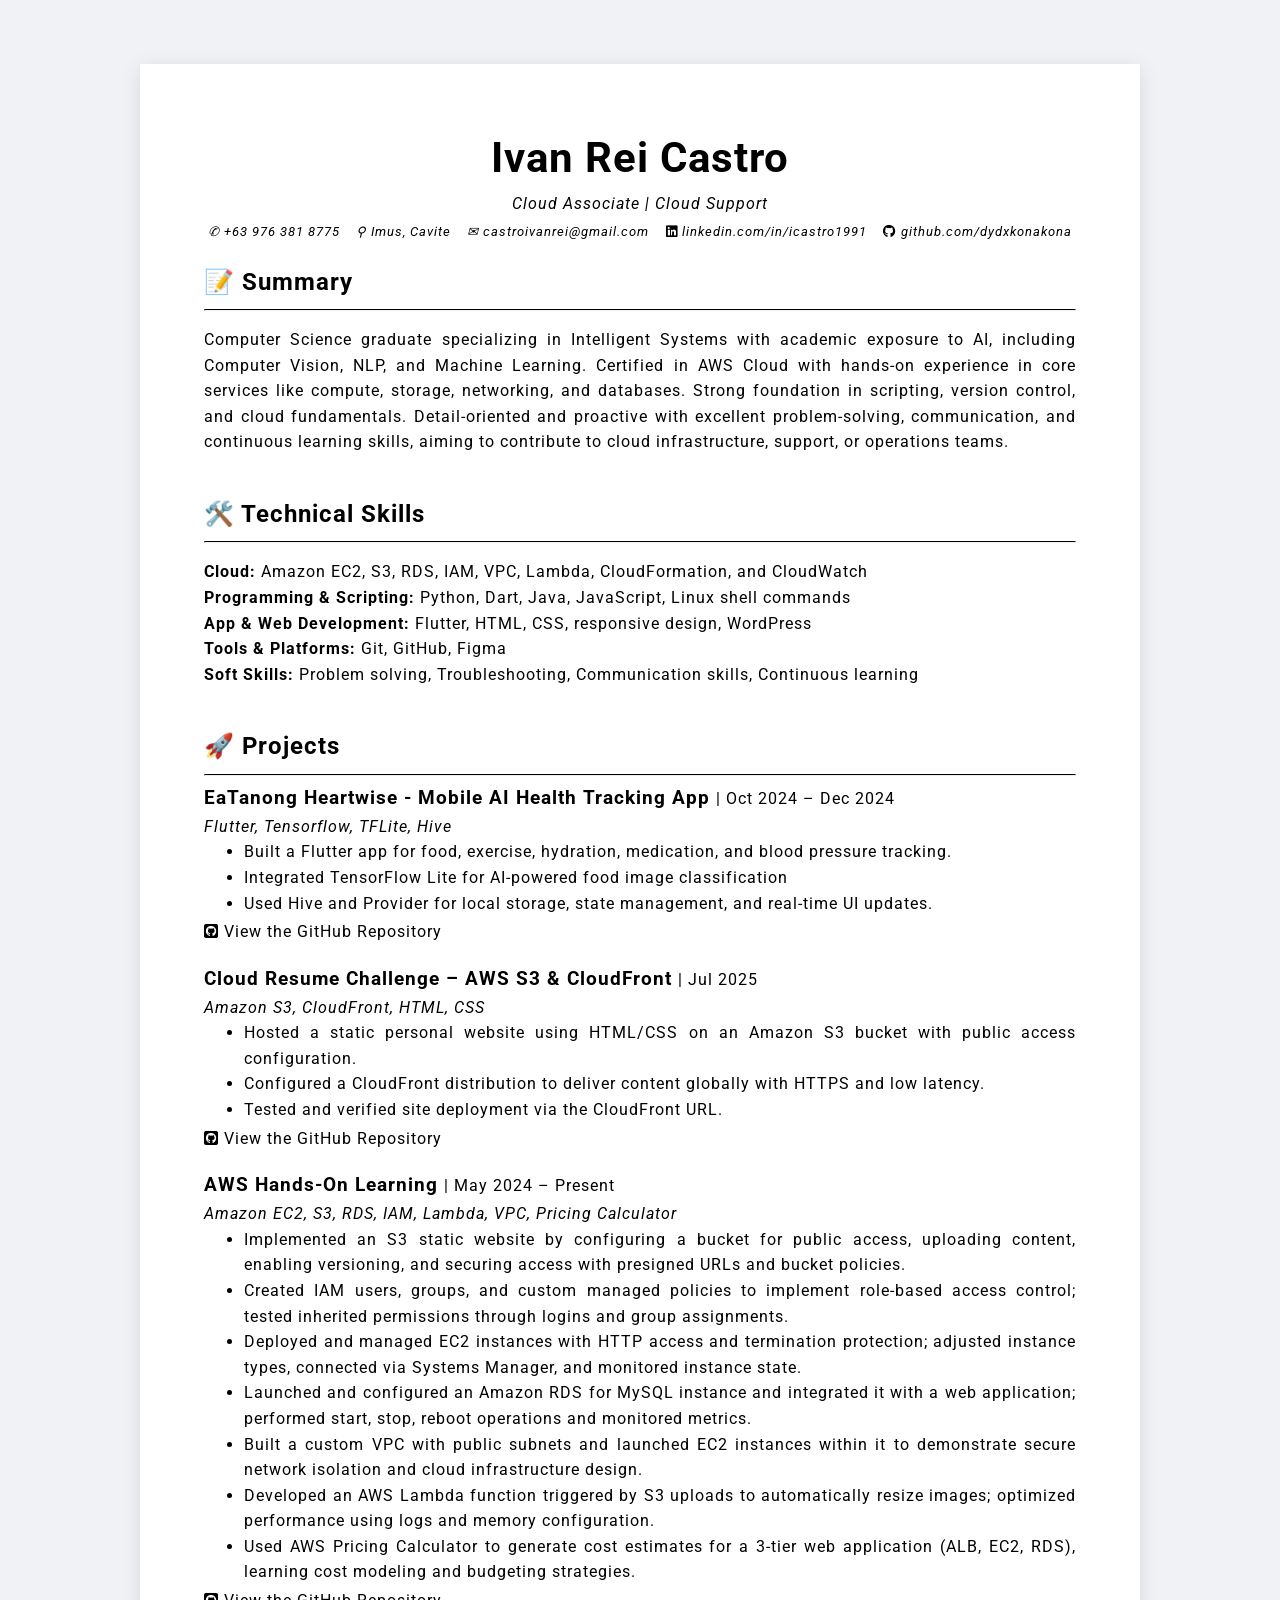
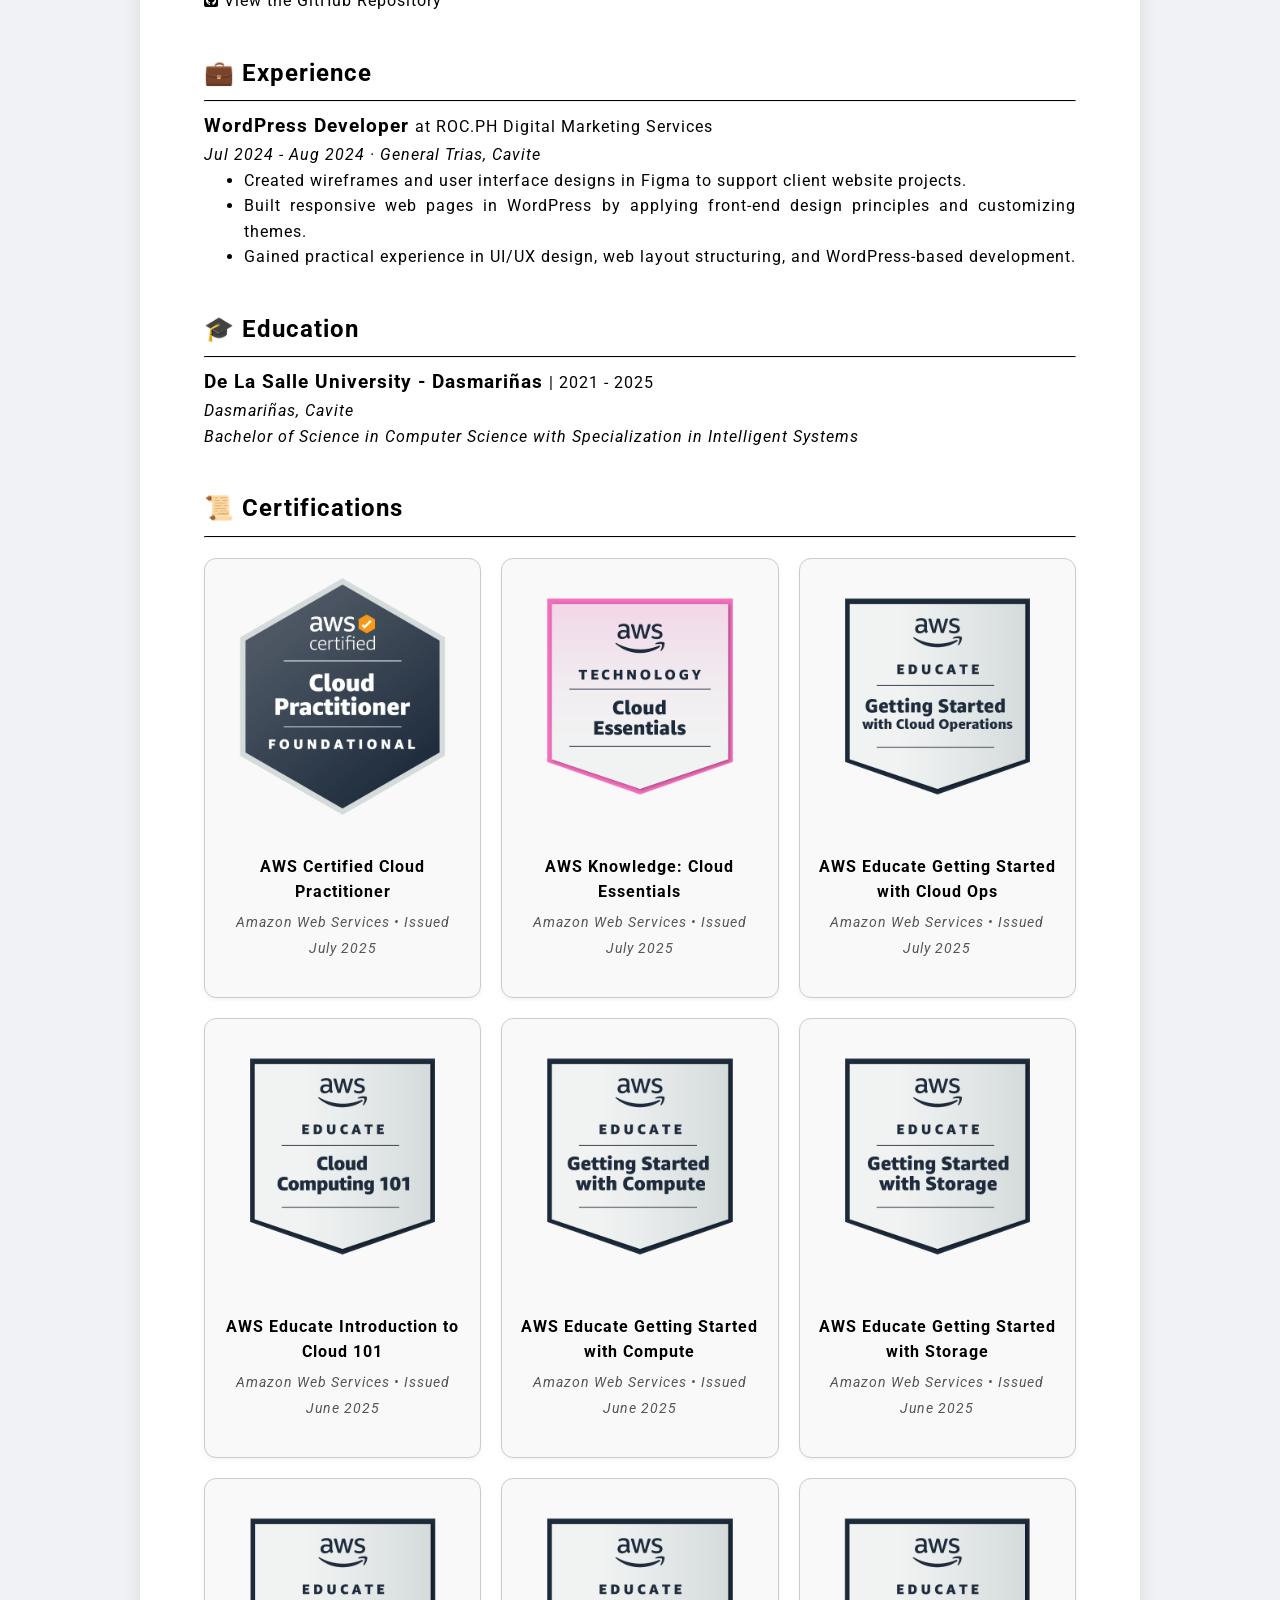
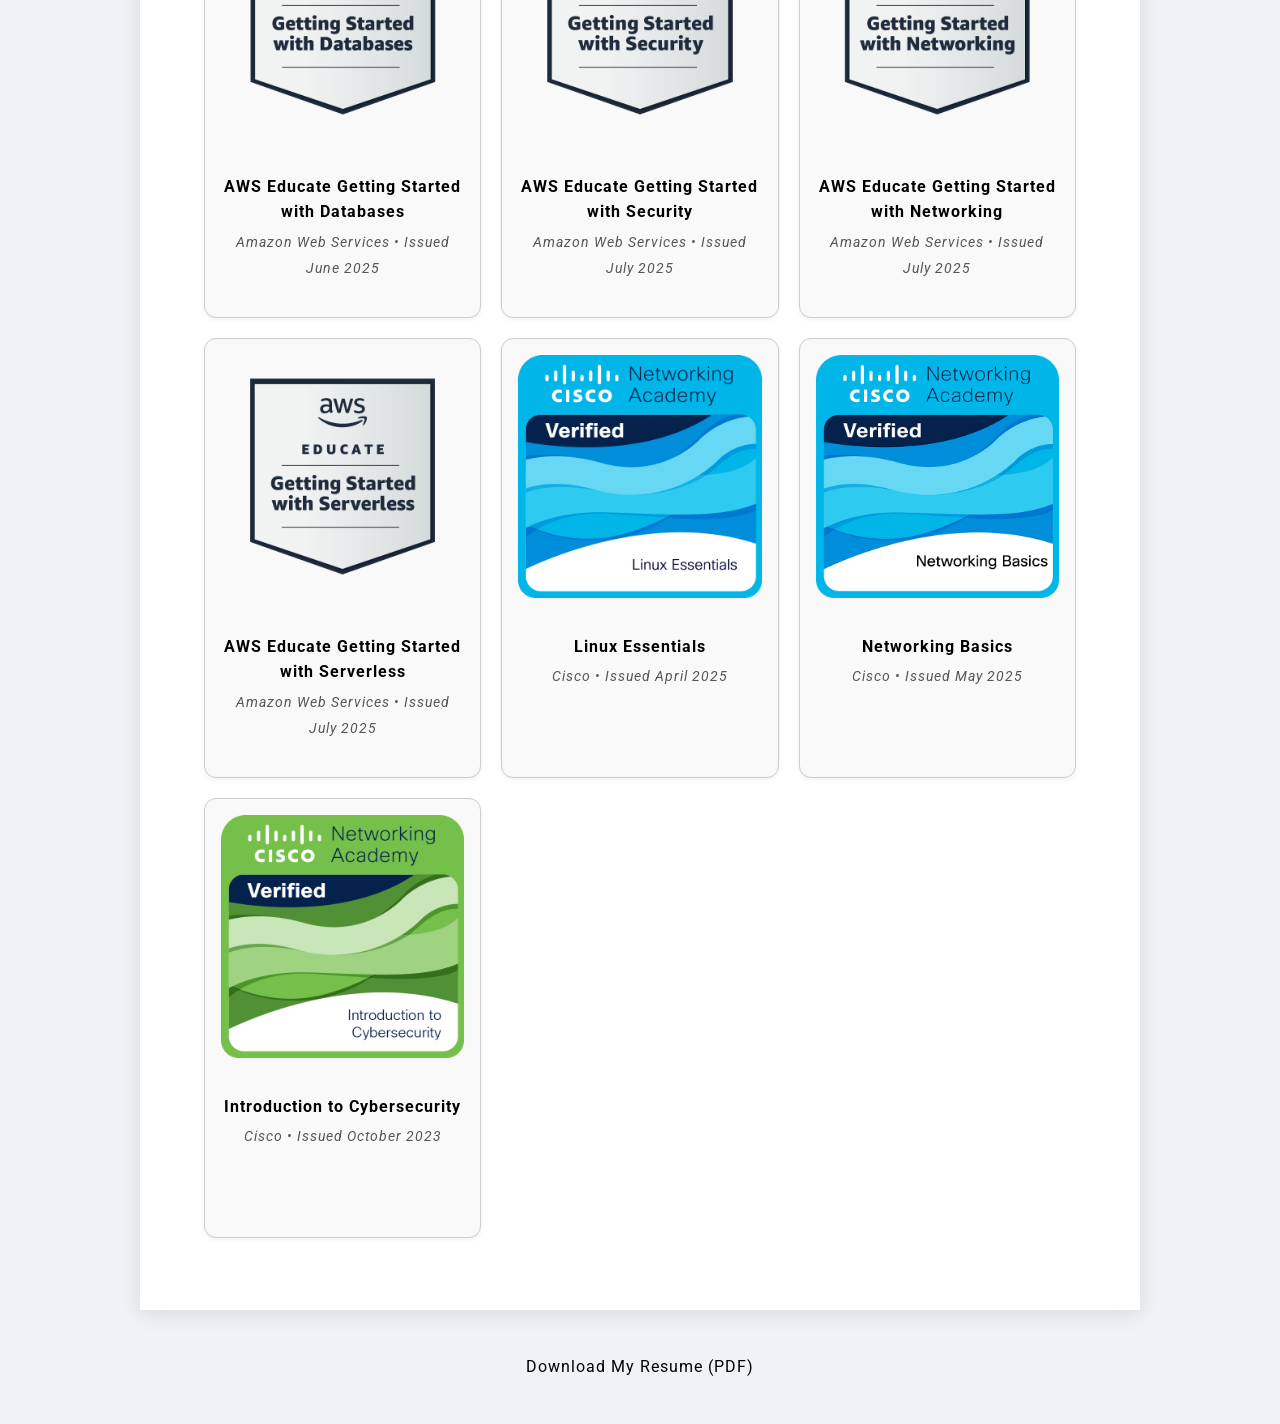
<file: index.html>
<!DOCTYPE html>
<html lang="en">
<head>
    <meta charset="UTF-8">
    <meta name="viewport" content="width=device-width, initial-scale=1.0">
    <title>Cloud Resume</title>
    <link rel="stylesheet" href="./style.css">
    <link rel="stylesheet" href="https://cdnjs.cloudflare.com/ajax/libs/font-awesome/6.7.2/css/all.min.css" integrity="sha512-Evv84Mr4kqVGRNSgIGL/F/aIDqQb7xQ2vcrdIwxfjThSH8CSR7PBEakCr51Ck+w+/U6swU2Im1vVX0SVk9ABhg==" crossorigin="anonymous" referrerpolicy="no-referrer" />
</head>
<body>
    <div class="paper">
        <header>
            <h1 class="header__h1">Ivan Rei Castro</h1>
            <p class="header__p"><i>Cloud Associate | Cloud Support</i></p>
            <address class="header__contacts">
                <ul>
                    <li>✆ +63 976 381 8775</li>
                    <li>⚲ Imus, Cavite</li>
                    <li>✉ <a class="link--unstyled" href="mailto:castroivanrei@gmail.com">castroivanrei@gmail.com</a></li>
                    <li><a class="link--unstyled" href="https://www.linkedin.com/in/icastro1991" target="_blank"><i class="fa-brands fa-linkedin"></i> linkedin.com/in/icastro1991</a></li>
                    <li><a class="link--unstyled" href="https://github.com/dydxkonakona" target="_blank"><i class="fa-brands fa-github"></i> github.com/dydxkonakona</a></li>
                </ul>
            </address>  
        </header>
        <main>
            <section>
                <h2 class="section-heading">📝 Summary</h2>
                <hr>
                <p class="section__text">Computer Science graduate specializing in Intelligent Systems with academic exposure to AI, including Computer Vision, NLP, and Machine Learning. Certified in AWS Cloud with hands-on experience in core services like compute, storage, networking, and databases. Strong foundation in scripting, version control, and cloud fundamentals. Detail-oriented and proactive with excellent problem-solving, communication, and continuous learning skills, aiming to contribute to cloud infrastructure, support, or operations teams.
                </p>
            </section>
            <section>
                <h2 class="section-heading">🛠️ Technical Skills</h2>
                <hr>
                <ul class="section__text skills__item list--unstyled">
                    <li><strong>Cloud: </strong> Amazon EC2, S3, RDS, IAM, VPC, Lambda, CloudFormation, and CloudWatch</li>
                    <li><strong>Programming & Scripting: </strong>Python, Dart, Java, JavaScript, Linux shell commands</li>
                    <li><strong>App & Web Development: </strong>Flutter, HTML, CSS, responsive design, WordPress</li>
                    <li><strong>Tools & Platforms: </strong>Git, GitHub, Figma</li>
                    <li><strong>Soft Skills: </strong>Problem solving, Troubleshooting, Communication skills, Continuous learning</li>
                </ul>
            </section>
            <section>
                <h2 class="section-heading">🚀 Projects</h2>
                <hr>
                <article class="projects__article">
                    <h3>EaTanong Heartwise - Mobile AI Health Tracking App <span class="span--small">| Oct 2024 – Dec 2024</span></h3>
                    <i>Flutter, Tensorflow, TFLite, Hive</i>
                    <ul class="section__text">
                        <li>Built a Flutter app for food, exercise, hydration, medication, and blood pressure tracking.</li>
                        <li>Integrated TensorFlow Lite for AI-powered food image classification</li>
                        <li>Used Hive and Provider for local storage, state management, and real-time UI updates.</li>
                    </ul>
                    <a class="link--unstyled" href="https://github.com/dydxkonakona/eatanong-heartwise-flutter" target="_blank" rel="noopener noreferrer"><i class="fa-brands fa-square-github"></i> View the GitHub Repository</a>
                </article>
                <article class="projects__article">
                    <h3>Cloud Resume Challenge – AWS S3 & CloudFront <span class="span--small">| Jul 2025</span></h3>
                    <i>Amazon S3, CloudFront, HTML, CSS</i>
                    <ul class="section__text">
                        <li>Hosted a static personal website using HTML/CSS on an Amazon S3 bucket with public access configuration.</li>
                        <li>Configured a CloudFront distribution to deliver content globally with HTTPS and low latency.</li>
                        <li>Tested and verified site deployment via the CloudFront URL.</li>
                    </ul>
                    <a class="link--unstyled" href="https://github.com/dydxkonakona/cloud-resume-aws" target="_blank" rel="noopener noreferrer"><i class="fa-brands fa-square-github"></i> View the GitHub Repository</a>
                </article>
                <article class="projects__article">
                    <h3>AWS Hands-On Learning <span class="span--small">| May 2024 – Present</span></h3>
                    <i>Amazon EC2, S3, RDS, IAM, Lambda, VPC, Pricing Calculator</i>
                    <ul class="section__text">
                        <li>Implemented an S3 static website by configuring a bucket for public access, uploading content, enabling versioning, and securing access with presigned URLs and bucket policies.</li>
                        <li>Created IAM users, groups, and custom managed policies to implement role-based access control; tested inherited permissions through logins and group assignments.</li>
                        <li>Deployed and managed EC2 instances with HTTP access and termination protection; adjusted instance types, connected via Systems Manager, and monitored instance state.</li>
                        <li>Launched and configured an Amazon RDS for MySQL instance and integrated it with a web application; performed start, stop, reboot operations and monitored metrics.</li>
                        <li>Built a custom VPC with public subnets and launched EC2 instances within it to demonstrate secure network isolation and cloud infrastructure design.</li>
                        <li>Developed an AWS Lambda function triggered by S3 uploads to automatically resize images; optimized performance using logs and memory configuration.</li>
                        <li>Used AWS Pricing Calculator to generate cost estimates for a 3-tier web application (ALB, EC2, RDS), learning cost modeling and budgeting strategies.</li>
                    </ul>
                    <a class="link--unstyled" href="https://github.com/dydxkonakona/aws-hands-on-learning" target="_blank" rel="noopener noreferrer"><i class="fa-brands fa-square-github"></i> View the GitHub Repository</a>
                </article>
            </section>
            <section>
                <h2 class="section-heading">💼 Experience</h2>
                <hr>
                <article>
                    <h3 class="section__item">WordPress Developer <span class="span--small">at ROC.PH Digital Marketing Services</span></h3>
                    <i>Jul 2024 - Aug 2024 · General Trias, Cavite</i>
                    <ul class="section__ul section__text">
                        <li>Created wireframes and user interface designs in Figma to support client website projects.</li>
                        <li>Built responsive web pages in WordPress by applying front-end design principles and customizing themes.</li>
                        <li>Gained practical experience in UI/UX design, web layout structuring, and WordPress-based development.</li>
                    </ul>
                </article>
            </section>
            <section>
                <h2 class="section-heading">🎓 Education</h2>
                <hr>
                <h3 class="section__item">De La Salle University - Dasmariñas <span class="span--small">| 2021 - 2025</span></h3>
                <i>Dasmariñas, Cavite</i><br>
                <i>Bachelor of Science in Computer Science with Specialization in Intelligent Systems</i>
            </section>
            <section>
                <h2 class="section-heading">📜 Certifications</h2>
                <hr>
                <div class="certifications-container">
                    <a class="link--unstyled" href="https://www.credly.com/badges/91de4c96-de2e-45cc-8af6-e2daa8c5285d/public_url" target="_blank" rel="noopener noreferrer">
                        <div class="certifications__item">
                            <div class="certifications__image">
                                <img src="images/aws-certified-cloud-practitioner.png" alt="AWS Certified Cloud Practitioner Badge">
                            </div>
                            <div class="certifications__content">
                                <h3>AWS Certified Cloud Practitioner</h3>
                                <i>Amazon Web Services • Issued July 2025</i>
                            </div>
                        </div>
                    </a>
                    <a class="link--unstyled" href="https://www.credly.com/badges/a8282bae-534b-4d0a-99c8-af3b8f8b6e74/public_url" target="_blank" rel="noopener noreferrer">
                        <div class="certifications__item">
                            <div class="certifications__image">
                                <img src="images/aws-knowledge-cloud-essentials.png" alt="AWS Knowledge: Cloud Essentials Badge">
                            </div>
                            <div class="certifications__content">
                                <h3>AWS Knowledge: Cloud Essentials</h3>
                                <i>Amazon Web Services • Issued July 2025</i>
                            </div>
                        </div>
                    </a>
                    <a class="link--unstyled" href="https://www.credly.com/badges/c6b597b6-bfd8-41dc-8218-815a89019f7d/public_url" target="_blank" rel="noopener noreferrer">
                        <div class="certifications__item">
                            <div class="certifications__image">
                                <img src="images/aws-educate-getting-started-with-cloud-ops.png" alt="Getting Started with Cloud Ops Badge">
                            </div>
                            <div class="certifications__content">
                                <h3>AWS Educate Getting Started with Cloud Ops</h3>
                                <i>Amazon Web Services • Issued July 2025</i>
                            </div>
                        </div>
                    </a>
                    <a class="link--unstyled" href="https://www.credly.com/badges/4cb6fb65-5cf6-4de0-a530-c1868e72969b/public_url" target="_blank" rel="noopener noreferrer">
                        <div class="certifications__item">
                            <div class="certifications__image">
                                <img src="images/aws-educate-introduction-to-cloud-101.png" alt="Introduction to Cloud 101 Badge">
                            </div>
                            <div class="certifications__content">
                                <h3>AWS Educate Introduction to Cloud 101</h3>
                                <i>Amazon Web Services • Issued June 2025</i>
                            </div>
                        </div>
                    </a>
                    <a class="link--unstyled" href="https://www.credly.com/badges/bcdcecb7-7dd5-4402-ab4c-7a6a8c4122ae/public_url" target="_blank" rel="noopener noreferrer">
                        <div class="certifications__item">
                            <div class="certifications__image">
                                <img src="images/aws-educate-getting-started-with-compute.png" alt="Getting Started with Compute Badge">
                            </div>
                            <div class="certifications__content">
                                <h3>AWS Educate Getting Started with Compute</h3>
                                <i>Amazon Web Services • Issued June 2025</i>
                            </div>
                        </div>
                    </a>
                    <a class="link--unstyled" href="https://www.credly.com/badges/b025bc04-ba03-4a2b-b331-17a02d5ade88/public_url" target="_blank" rel="noopener noreferrer">
                        <div class="certifications__item">
                            <div class="certifications__image">
                                <img src="images/aws-educate-getting-started-with-storage.png" alt="Getting Started with Storage Badge">
                            </div>
                            <div class="certifications__content">
                                <h3>AWS Educate Getting Started with Storage</h3>
                                <i>Amazon Web Services • Issued June 2025</i>
                            </div>
                        </div>
                    </a>
                    <a class="link--unstyled" href="https://www.credly.com/badges/4ef2bb0c-944a-4b47-bbff-5bcc50d100f2/public_url" target="_blank" rel="noopener noreferrer">
                        <div class="certifications__item">
                            <div class="certifications__image">
                                <img src="images/aws-educate-getting-started-with-databases.png" alt="Getting Started with Databases Badge">
                            </div>
                            <div class="certifications__content">
                                <h3>AWS Educate Getting Started with Databases</h3>
                                <i>Amazon Web Services • Issued June 2025</i>
                            </div>
                        </div>
                    </a>
                    <a class="link--unstyled" href="https://www.credly.com/badges/3746181c-8ba2-44f5-8cea-efb720ffdb54/public_url" target="_blank" rel="noopener noreferrer">
                        <div class="certifications__item">
                            <div class="certifications__image">
                                <img src="images/aws-educate-getting-started-with-security.png" alt="Getting Started with Security Badge">
                            </div>
                            <div class="certifications__content">
                                <h3>AWS Educate Getting Started with Security</h3>
                                <i>Amazon Web Services • Issued July 2025</i>
                            </div>
                        </div>
                    </a>
                    <a class="link--unstyled" href="https://www.credly.com/badges/9539a27b-08fc-4c29-9ed1-c05157a115b7/public_url" target="_blank" rel="noopener noreferrer">
                        <div class="certifications__item">
                            <div class="certifications__image">
                                <img src="images/aws-educate-getting-started-with-networking.png" alt="Getting Started with Networking Badge">
                            </div>
                            <div class="certifications__content">
                                <h3>AWS Educate Getting Started with Networking</h3>
                                <i>Amazon Web Services • Issued July 2025</i>
                            </div>
                        </div>
                    </a>
                    <a class="link--unstyled" href="https://www.credly.com/badges/edeaffc1-b5c8-44d2-9bcc-d990bc7ccc25/public_url" target="_blank" rel="noopener noreferrer">
                        <div class="certifications__item">
                            <div class="certifications__image">
                                <img src="images/aws-educate-getting-started-with-serverless.png" alt="Getting Started with Serverless Badge">
                            </div>
                            <div class="certifications__content">
                                <h3>AWS Educate Getting Started with Serverless</h3>
                                <i>Amazon Web Services • Issued July 2025</i>
                            </div>
                        </div>
                    </a>
                    <a class="link--unstyled" href="https://www.credly.com/badges/f4eeaae7-c7de-4fd5-bcbb-86d43e1da480/public_url" target="_blank" rel="noopener noreferrer">
                        <div class="certifications__item">
                            <div class="certifications__image">
                                <img src="images/linux-essentials.png" alt="Linux Essentials Badge">
                            </div>
                            <div class="certifications__content">
                                <h3>Linux Essentials</h3>
                                <i>Cisco • Issued April 2025</i>
                            </div>
                        </div>
                    </a>
                    <a class="link--unstyled" href="https://www.credly.com/badges/85599b24-8828-4160-ac57-ac4afbe0064e/public_url" target="_blank" rel="noopener noreferrer">
                        <div class="certifications__item">
                            <div class="certifications__image">
                                <img src="images/networking-basics.png" alt="Networking Basics Badge">
                            </div>
                            <div class="certifications__content">
                                <h3>Networking Basics</h3>
                                <i>Cisco • Issued May 2025</i>
                            </div>
                        </div>
                    </a>
                    <a class="link--unstyled" href="https://www.credly.com/badges/5a5872d6-cdb3-4874-aff6-a10d0401ca77/public_url" target="_blank" rel="noopener noreferrer">
                        <div class="certifications__item">
                            <div class="certifications__image">
                                <img src="images/introduction-to-cybersecurity.png" alt="Introduction to Cybersecurity Badge">
                            </div>
                            <div class="certifications__content">
                                <h3>Introduction to Cybersecurity</h3>
                                <i>Cisco • Issued October 2023</i>
                            </div>
                        </div>
                    </a>
                </div>
            </section>
        </main>
    </div>
    <footer>
         <div class="footer-container"><a class="link--unstyled" href="./Castro_Ivan_cloud2.pdf" download="Castro_Ivan" target="_blank">Download My Resume (PDF)</a></div>
    </footer>
</body>
</html>
</file>
<file: style.css>
@import url('https://fonts.googleapis.com/css2?family=Roboto:ital,wght@0,100..900;1,100..900&display=swap');

/* 
CSS Naming Convention used
BEM (Block-Element-Modifier)

Structure:
.block { }
.block__element { }
.block--modifier { }
*/

.roboto-font {
  font-family: "Roboto", sans-serif;
  font-optical-sizing: auto;
  /* font-weight: <weight>; */
  font-style: normal;
  font-variation-settings:
    "wdth" 100;
}

/* Base styles */

* {
    font-family: "Roboto", sans-serif;
    box-sizing: border-box;
}

section {
    margin-bottom: 40px;
}

hr {
    border-top: 1px solid black;
}

img {
    width: 100%;
    height: auto;
}

/* Layout */
body {
    background-color: #f0f2f5;
    margin: 0;
    padding: 2rem;
    font-family: "Roboto", sans-serif;
}

header, main {
    margin: 0 auto;
    padding: 0 24px; /* adjust 24px to whatever spacing you prefer */
    max-width: 1000px; /* optional: keeps content centered and readable on large screens */
    box-sizing: border-box;
}


.certifications-container {
    display: grid;
    grid-template-columns: repeat(auto-fit, minmax(220px, 1fr));
    gap: 20px;
    margin-top: 20px;
}

/* Typography */

body {
    letter-spacing: 1px;
    line-height: 1.6;
    text-align: justify;
    text-justify: inter-word;    
}

.section__text {
    letter-spacing: 1px;
    line-height: 1.6;
    text-align: justify;
    text-justify: inter-word;
}

/* Components */
.paper {
    max-width: 1000px;
    margin: 2rem auto;
    background: #ffffff;
    padding: 2rem 2.5rem;
    box-shadow: 0 4px 20px rgba(0, 0, 0, 0.1);
}

@media (max-width: 768px) {
    body {
        background-color: #ffffff; /* Match paper background */
        padding: 0;
    }
    
    .header__h1 {
        font-size: 32px;
    }

    .paper {
        max-width: 100%;
        margin: 0;
        padding: 1rem 1rem;
        box-shadow: none;
        border-radius: 0;
    }
}

.header__h1 {
    margin-bottom: 0;
    text-align: center;
    font-size: 42px;
}

.header__p {
    margin: 0 0 5px;
    text-align: center;
}

.header__contacts ul {
    display: flex;
    justify-content: space-around;
    flex-wrap: wrap;
    font-size: small;
    gap: 0.5rem 0.5rem;
    padding: 0;
    margin: 0;
    list-style: none;
}

@media (max-width: 480px) {
    .header__contacts {
        flex-direction: column;
        align-items: flex-start;
    }

    .header__h1 {
        font-size: 30px;
    }
}

.section-heading {
    margin: 20px 0 0;
}

.section__ul {
    margin: 0 0 16px;
}

.section__item {
    margin: 10px 0 0;
}

.skills__item {
    padding: 0;
}

.projects__article {
    margin: 5px 0 20px;
}

.projects__article h3 {
    margin: 0;
}

.projects__article ul {
    margin: 0 0 3px;
}

.certifications__item {
    border: 1px solid #ccc;
    border-radius: 12px;
    padding: 16px;
    background-color: #f9f9f9;
    box-shadow: 0 2px 4px rgba(0, 0, 0, 0.05);
    text-align: center;
    transition: transform 0.2s ease;
    max-width: 100%;
    min-height: 440px;
}

.certifications__item:hover {
    transform: translateY(-5px);
}

.certifications__item img {
    max-width: 100%;
    height: auto;
    border-radius: 8px;
    margin-bottom: 12px;
}

.certifications__content h3 {
    font-size: 1rem;
    margin-bottom: 4px;
}

.certifications__content i {
    font-size: 0.9rem;
    color: #555;
}

@media (max-width: 600px) {
    .certifications-container {
    grid-template-columns: 1fr;
    }
}

.footer-container {
    display: flex;
    justify-content: center;
    align-items: center;
    margin: 0;
    padding: 0;
    min-height: 50px;
}


/* Utility Classes */

.list--unstyled {
    list-style-type: none;
}

.link--unstyled {
    text-decoration: none;
    color: black;
}

.link--unstyled:hover {
    text-decoration: underline;
}

.span--small {
    font-weight: lighter;
    font-size: smaller;
}
</file>
